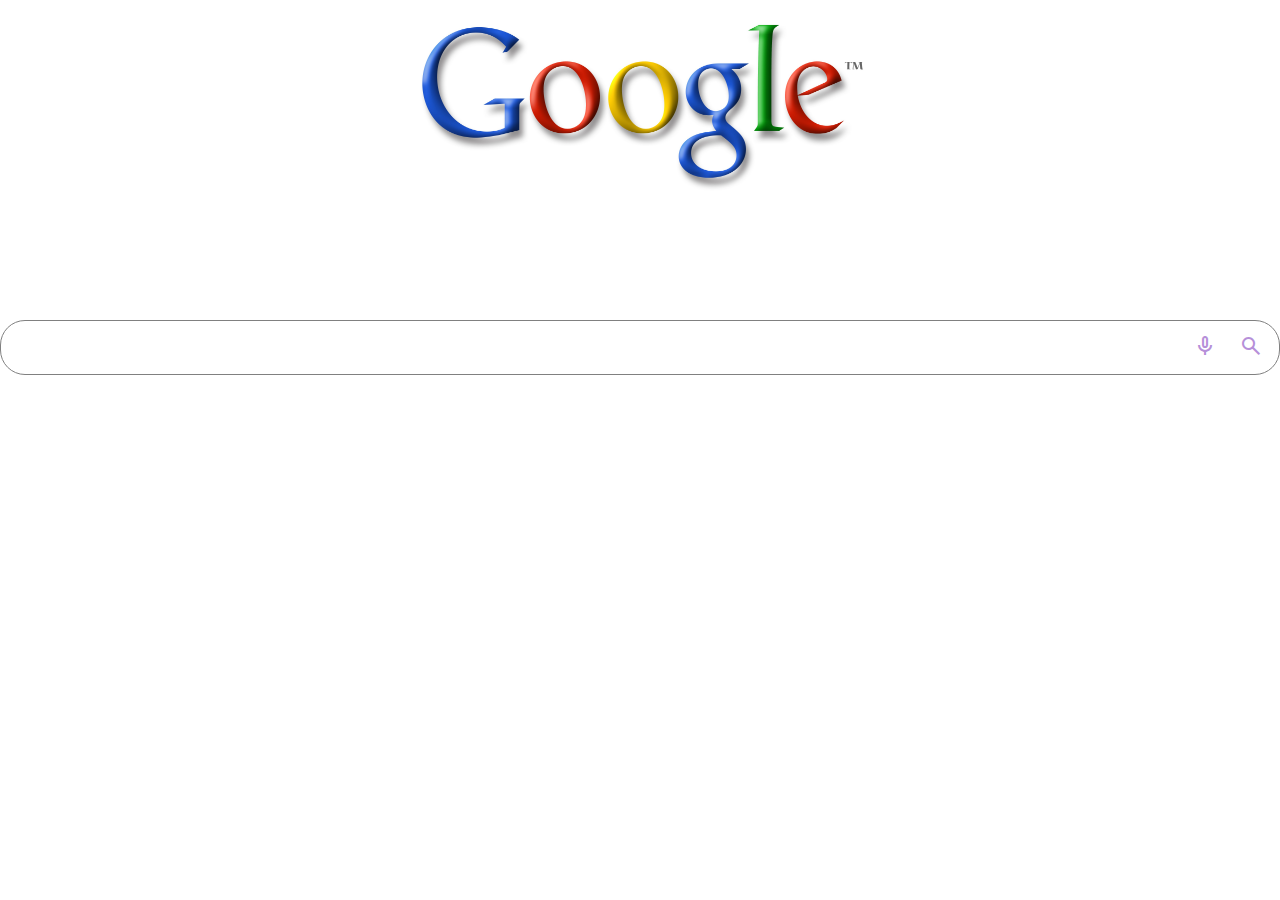
<file: Buscador/index.html>
<!DOCTYPE html>
<html lang="en">

<head>
  <meta charset="UTF-8">
    <meta http-equiv="X-UA-Compatible" content="IE=edge" />
    <meta name="viewport" content="width=device-width, initial-scale=1.0" />  
  <title>Buscador</title>
  <link rel="stylesheet" type="text/css" href="styles.css">
  <link rel="stylesheet" href="https://fonts.googleapis.com/css2?family=Material+Symbols+Outlined:opsz,wght,FILL,GRAD@20..48,100..700,0..1,-50..200" />
</head>

<body>
  <div class="contenedor-img-google">
    <img src="1.jpg" class="img-google">
  </div>
  <div class="buscador-bar">
    <input type="text" name="">
    <div class="acciones">
      <button>
        <span class="material-symbols-outlined">
        mic
        </span>
      </button>
      <button>
        <span class="material-symbols-outlined">
        search
        </span>
      </button>
    </div>
  </div>


</body>

</html>
</file>
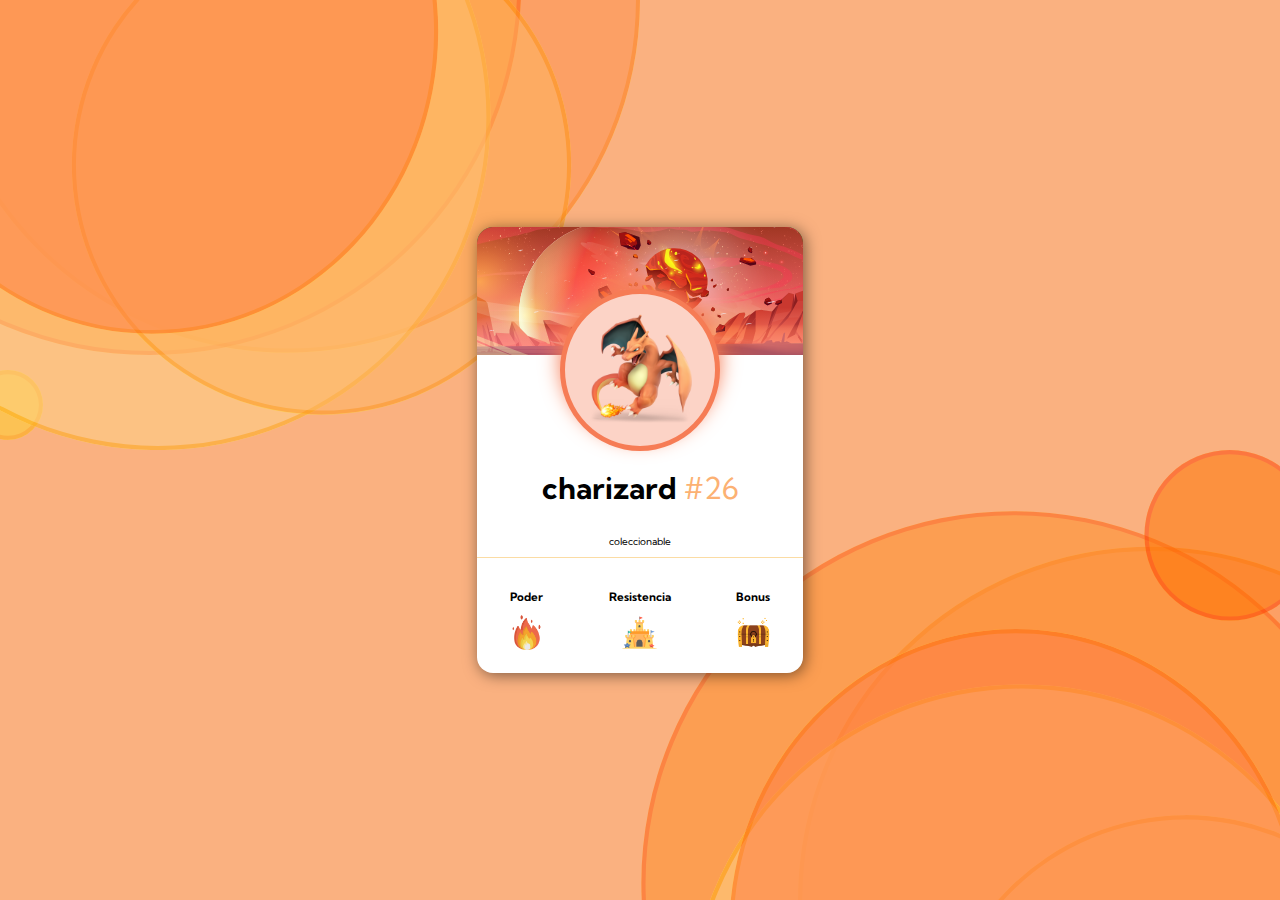
<file: Carta/index.html>
<!DOCTYPE html>
<html lang="es">
  <head>
    <meta charset="UTF-8" />
    <meta http-equiv="X-UA-Compatible" content="IE=edge" />
    <meta name="viewport" content="width=device-width, initial-scale=1.0" />
    <title>Carta Pokemon</title>
    <link
      rel="shortcut icon"
      href="./images/charizard.png" 
      type="image/x-icon"
    />
    <link rel="stylesheet" href="./css/normalize.css" />
    <link rel="preconnect" href="https://fonts.googleapis.com" />
    <link rel="preconnect" href="https://fonts.gstatic.com" crossorigin />
    <link
      href="https://fonts.googleapis.com/css2?family=Kumbh+Sans:wght@400;700&display=swap"
      rel="stylesheet"
    />
    <link rel="stylesheet" href="./css/styles.css" />
  </head>
  <body>
    <main class="flex">
      <article class="card">
        <img
          src="./images/fondoencabezado.svg"
          alt="fondo"
          class="card-header"
        />
        <div class="card-body">
          <div class="card-body-contentimg">
             <img
            src="./images/charizard.png"
            width="150"
            alt="imagen de victor"
            class="card-body-contentimg-img"
          />
          </div>
         
          <h1 class="card-body-title">
            charizard
            <span>#26</span>
          </h1>
          <p clas="card-body-text">coleccionable</p>
        </div>
        <div class="card-footer">
          <div class="card-footer-social">
            <h3>Poder</h3>
            <img src="./images/fuego.png"
            width="35">
          </div>
          <div class="card-footer-social">
            <h3>Resistencia</h3>
            <img src="./images/castillo.png"
            width="35">
          </div>
          <div class="card-footer-social">
            <h3>Bonus</h3>
            <img src="./images/cofre.png"
            width="35">
          </div>
        </div>
      </article>
    </main>
  </body>
</html>
</file>
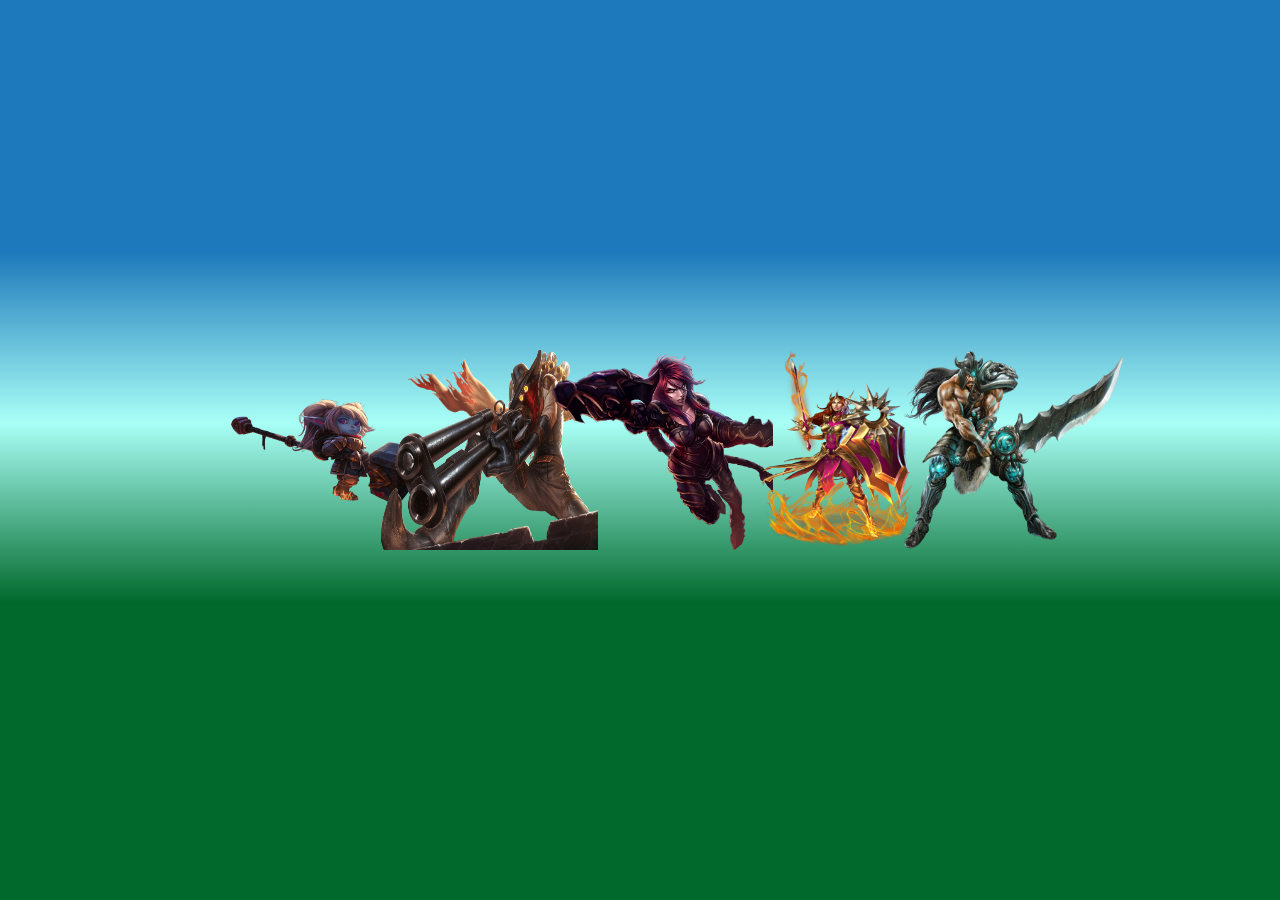
<file: Imagenes_Orden/index.html>
<!DOCTYPE html>
<html lang="en">

<head>
  <meta charset="UTF-8">
    <meta http-equiv="X-UA-Compatible" content="IE=edge" />
    <meta name="viewport" content="width=device-width, initial-scale=1.0" />  
  <title>Imagenes</title>
  <link rel="stylesheet" type="text/css" href="styles.css"> 
</head>

<body>

  <div class="Imagenes-contenedor">
    <div class="imagen">
      <img src="1.png" alt="Poppy"> 
      <span class="nombre">
        <span class="text">
          Poppy
        </span>
      </span>
    </div>
    <div class="imagen">
      <img src="2.png" alt="Jhin"> 
      <span class="nombre">
        <span class="text">
          Jhin
        </span>
      </span>
    </div>
    <div class="imagen">
      <img src="3.png" alt="Vi"> 
      <span class="nombre">
        <span class="text">
          Vi
        </span>
      </span>
    </div>
    <div class="imagen">
      <img src="4.png" alt="Leona"> 
      <span class="nombre">
        <span class="text">
          Leona
        </span>
      </span>
    </div>
    <div class="imagen">
      <img src="5.png" alt="Tryndamare"> 
      <span class="nombre">
        <span class="text">
          Tryndamare
        </span>
      </span>
    </div>                
  </div>

</body>

</html>
</file>
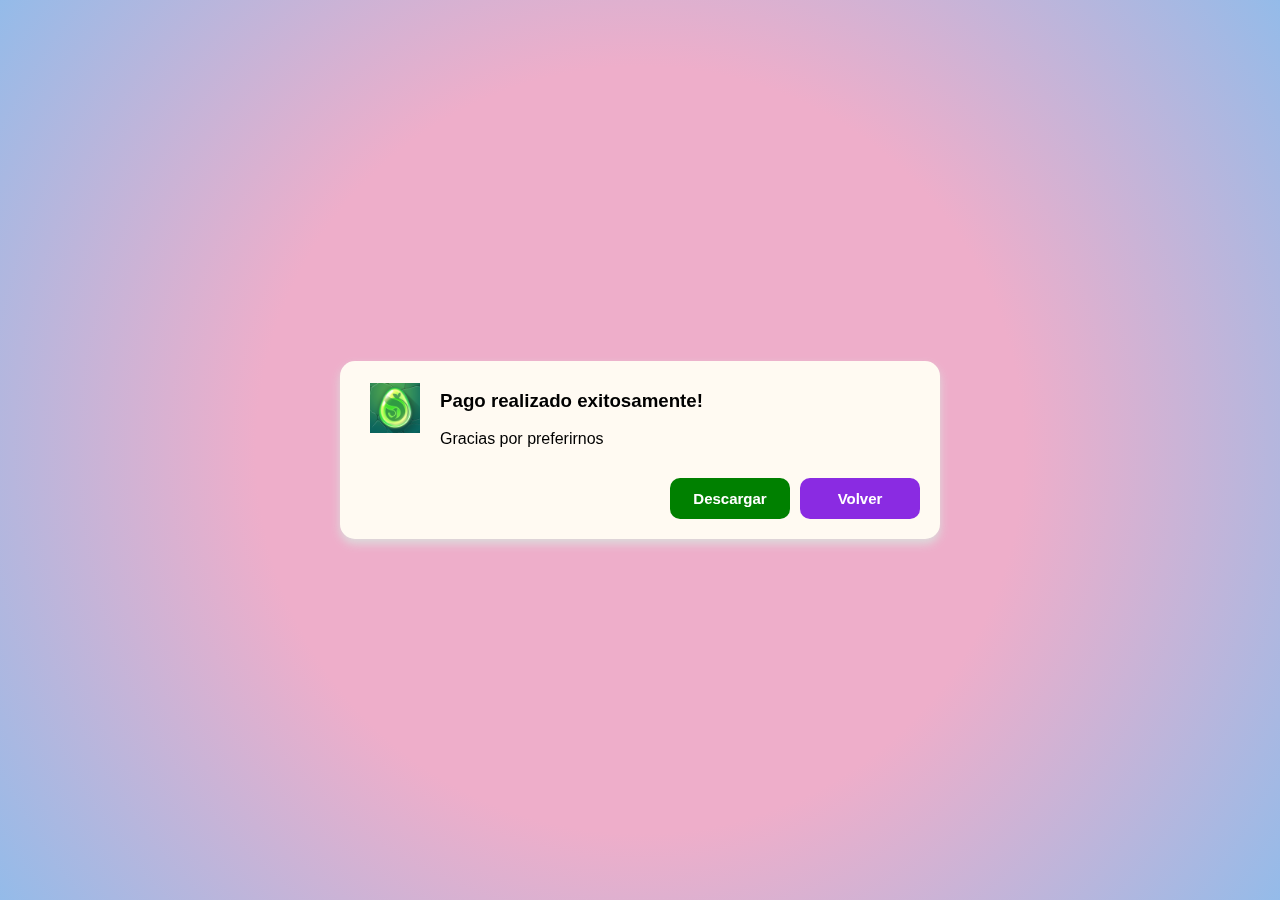
<file: Tarjeta/index.html>
<!DOCTYPE html>
<html lang="en">

<head>
  <meta charset="UTF-8">
    <meta http-equiv="X-UA-Compatible" content="IE=edge" />
    <meta name="viewport" content="width=device-width, initial-scale=1.0" />  
  <title>Tarjeta</title>
  <link rel="stylesheet" type="text/css" href="styles.css">
  <link rel="stylesheet" href="https://fonts.googleapis.com/css2?family=Material+Symbols+Outlined:opsz,wght,FILL,GRAD@20..48,100..700,0..1,-50..200" />
</head>

<body>
  <div class="contenedor">
    <div class="sub-contenedor">
      <div class="contenido">
        <div class="icono">
          <img src="1.png" alt="dofus" width="50px">
        </div>
        <div class="mensaje ">
          <div class="titulo">
            <h3>Pago realizado exitosamente!</h3>
          </div>
          <div class="texto">
            Gracias por preferirnos
          </div>
        </div>
      </div>
      <div class="acciones">
        <button class="btn-descargar">Descargar</button>
        <button class="btn-volver">Volver</button>        
      </div>
    </div> 
  </div>

</body>

</html>
</file>
<file: Buscador/styles.css>
*{
	box-sizing: border-box;
}

.contenedor-img-google{
	display: flex;
	justify-content: center !important;
}


.img-google{
	width: 450px;
	height: 200px;
}


body{
	font-family: sans-serif;
	margin: 0;
	height: 80vh;
}

.buscador-bar{
	border: solid 1px gray;
	border-radius: 25px;
	display: flex;
	flex-direction: row;
	align-items: center;
	padding: 5px 10px;
	margin: 120px auto;
}

.buscador-bar:focus-within{
	border: solid 1px gainsboro;
	box-shadow: 5px 5px 5px black;
}

.buscador-bar input{
	border: none;
	outline: none;
	padding: 10px;
	font-size: 20px;
	flex: 1;
}

.buscador-bar .acciones{
	display: flex;
	gap: 10px;

}

.buscador-bar .acciones button{
	border: none;
	outline: none;
	background: none;
	cursor: pointer;
	color: #b690d9;
}

.buscador-bar .acciones button:hover{
	color: #ff481b;
}
</file>
<file: Carta/css/styles.css>
:root {
  --dark-cyan: hsl(24, 92%, 74%);
  --very-dark: hsl(7, 83%, 73%);
  --dark-gray: hsl(27, 96%, 72%);
  --light-gray: hsl(14, 83%, 76%);
}

html {
  box-sizing: border-box;
  font-size: 62.5%;
}

*,
*:before,
*:after {
  box-sizing: inherit;
}

body {
  font-family: "Kumbh Sans", sans-serif;
  background-color: var(--dark-cyan);
  background-image: url("../images/fondoTop.svg"), url("../images/fondoBotton.svg");
  background-repeat: no-repeat, no-repeat;
  background-position: right 50vw bottom 50vh, left 50vw top 50vh;
}

.flex {
  display: flex;
  justify-content: center;
  align-items: center;
  height: 100vh;
}

.card {
  background-color: white;
  width: 326px;
  border-radius: 16px;
  overflow: hidden;
  box-shadow: 2px 2px 15px rgba(0, 0, 0, 0.5);
}
.card-header {
  width: 100%;
  display: block;
  background-color: green;
}
.card-body {
  display: flex;
  flex-direction: column;
  align-items: center;
  border-bottom: 1px solid rgba(245, 165, 18, 0.383);
}
.card-body-contentimg {
  border: 5px solid #F67C55;
  border-radius: 50%;
  margin-top: -66px;
  background-color: #FCD3C6;
  box-shadow: 0px -10px 20px #F67C55;
}
.card-body-contentimg-img {
  padding: 20px;
}
.card-body-title {
  margin-top: 2rem;
  font-size: 3rem;
}
.card-body-title span {
  color: var(--dark-gray);
  font-weight: 400;
}
.card-body-text {
  color: var(--dark-gray);
  font-size: 1.68rem;
  margin-top: 0;
  margin-bottom: 2rem;
}
.card-footer {
  display: flex;
  justify-content: space-around;
}
.card-footer-social {
  text-align: center;
  margin-top: 2rem;
  margin-bottom: 2rem;
}
.card-footer-social p {
  letter-spacing: 1px;
}/*# sourceMappingURL=estilos.css.map */
</file>
<file: Imagenes_Orden/styles.css>
*{
	box-sizing: border-box;
}

body{
	background: rgb(0,105,43);
	background: linear-gradient(0deg, rgba(0,105,43,1) 33%, rgba(169,255,246,1) 53%, rgba(29,121,187,1) 72%);
	font-family: sans-serif;
	margin: 0;
}

.Imagenes-contenedor{
	display: flex;
	justify-content: center;
	align-items: center;
	height: 100vh;
}

.Imagenes-contenedor .imagen{
	position: relative;
	display: inline-flex;
	flex-direction: column;
	margin-right: -45px;
}

.Imagenes-contenedor .imagen img{
	width: 220px;
	height: 200px;
	transition: transform 0.2s ease-in-out;
}

.Imagenes-contenedor .imagen .nombre{
	position: absolute;
	background: darkcyan;
	color: white;
	display: none;
	min-width: 100px;
	width: 150px;
	top: -55px;
	padding: 10px 15px;
	border-radius: 20px;
}

.Imagenes-contenedor .imagen .nombre .text{
	display: inline-block;
	text-overflow: ellipsis;
	overflow: hidden;
	white-space: nowrap;
	margin: 0 auto;
	width: 150px;
	text-align: center;
	font-weight: bold;
}



.Imagenes-contenedor .imagen:hover .nombre{
	display: inline-block;
	transform: translateY(10px);
}

.Imagenes-contenedor .imagen .nombre:before{
	content: "";
	position: absolute;
	width: 2px;
	height: 2px;
	left: 50%;
	bottom: -20px;
	border-top: 10px solid black ;
	border-left: 10px solid transparent ;
	border-right: 10px solid transparent ;
	border-right: 10px solid transparent ;

}

.Imagenes-contenedor .imagen:hover img{
	transform: translateY(-11px);
}

@media (max-width: 680px){
	.Imagenes-contenedor{
		flex-direction: column;
		height: 110vh;
	}
}
</file>
<file: Tarjeta/styles.css>
*{
	box-sizing: border-box;
}

body{
	font-family: Arial, Helvetica;
	margin: 0;
	padding: 0;
}

.contenedor{
	background: rgb(238,174,202);
	background: radial-gradient(circle, rgba(238,174,202,1) 49%, rgba(148,187,233,1) 100%);
	display: flex;
	width: 100%;
	height: 100%;
	align-items: center;
	justify-content: center;
	position: fixed;
}

.sub-contenedor{
	width: 600px;
	border-radius: 15px;
	background-color: #fffaf2;
	padding: 10px 20px;
	box-shadow: 0px 5px 10px gainsboro;
}

.contenido{
	background-color: #fffaf2;
	display: flex;
	gap: 10px;
	align-items: center;
	margin-bottom: 20px;
	flex: auto;
}

.icono{
	margin: 10px;
}

.titulo{
	font-weight: bolder;
}

.acciones{
	padding: 10px 0;
	display: flex;
	justify-content: end;
	gap: 10px;
}

.acciones button{
	border: none;
	padding: 12px;
	min-width: 120px;
	border-radius: 10px;
	font-weight: bold;
	font-size: 15px;
	cursor: pointer;
}

.btn-descargar{
	background-color: green;
	color: white;
}

.btn-descargar:hover{
	background-color: white ;
	color: green;
}

.btn-volver{
	background-color: blueviolet;
	color: white;
}

.btn-volver:hover{
	background-color: white ;
	color: blueviolet;
}

@media (max-width: 680px){
	.sub-contenedor{
		width: 80%;
	}

	.acciones{
		flex-direction: column;
	}
}
</file>
